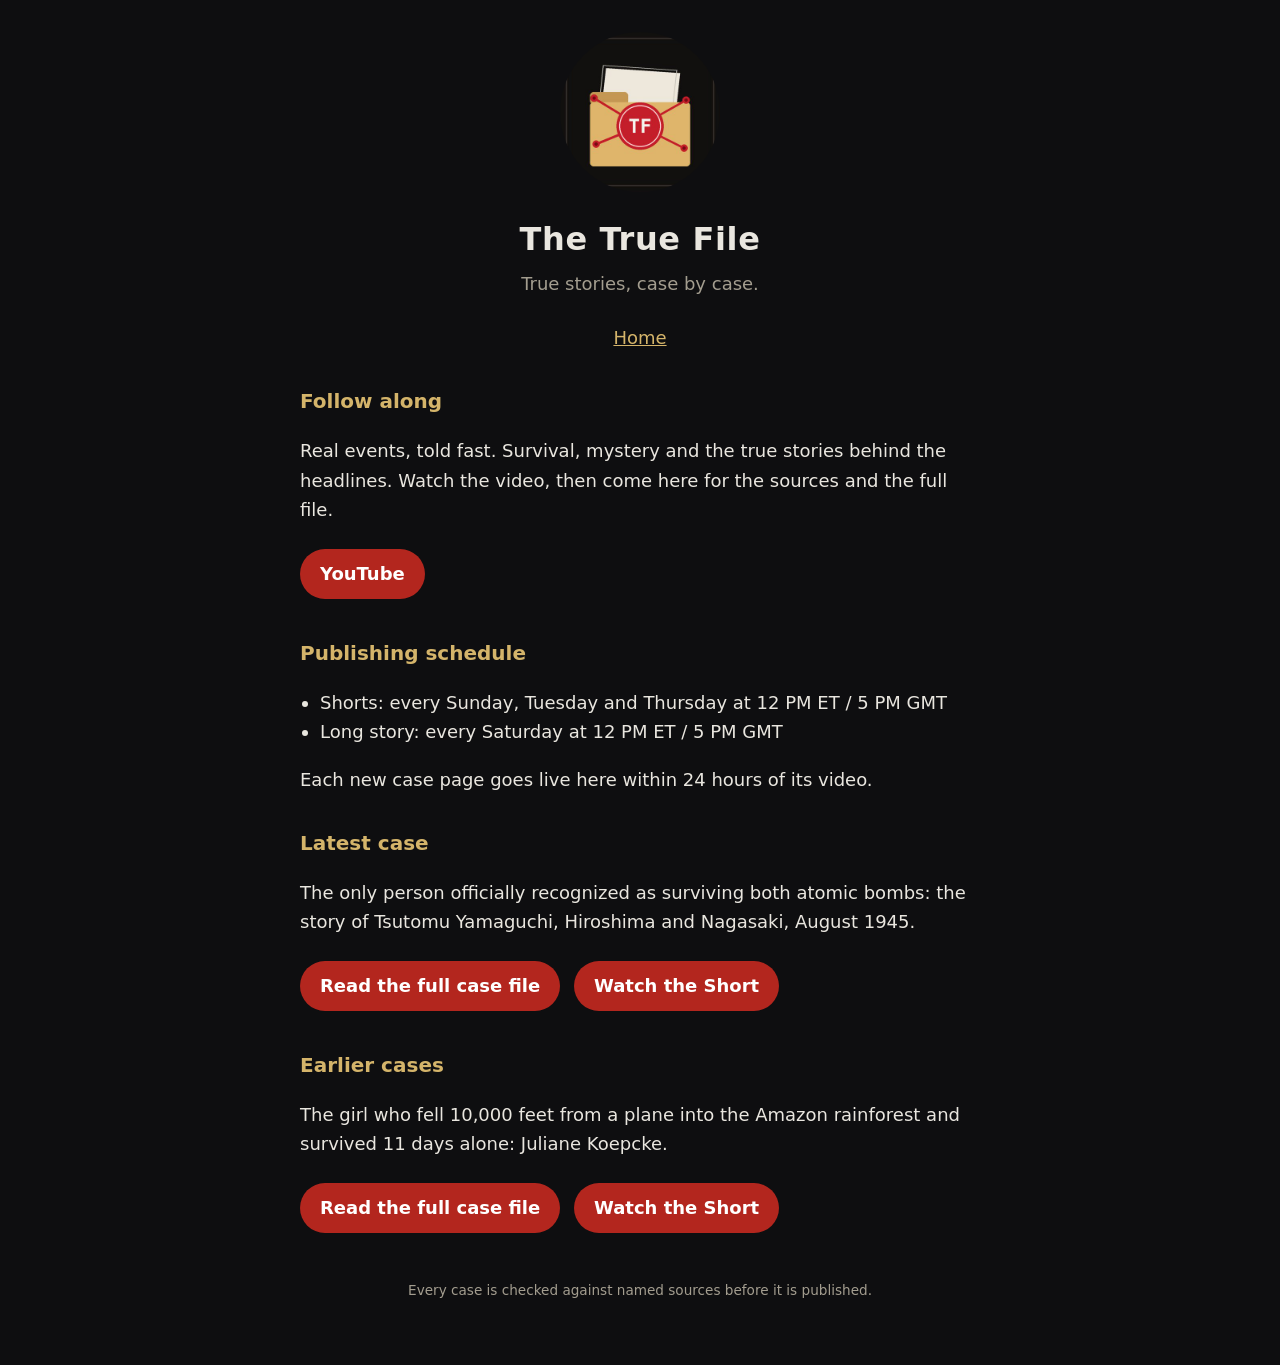
<file: index.html>
<!doctype html><html lang="en"><head><meta charset="utf-8"><meta name="viewport" content="width=device-width,initial-scale=1">
<title>The True File</title><meta name="description" content="True stories, case by case. Survival, mystery and the real events behind the headlines."><meta property="og:title" content="The True File"><meta property="og:description" content="True stories, case by case. Survival, mystery and the real events behind the headlines."><meta property="og:type" content="website">
<link rel="icon" href="[data-uri]"><link rel="stylesheet" href="/style.css"></head><body><main>
<header><a href="/"><img src="[data-uri]" alt="The True File logo"></a><h1>The True File</h1><p class="tag">True stories, case by case.</p></header>
<nav><a href="/">Home</a></nav>
<h2>Follow along</h2><p>Real events, told fast. Survival, mystery and the true stories behind the headlines. Watch the video, then come here for the sources and the full file.</p>
<a class="btn" href="https://www.youtube.com/channel/UCIpUTn82nZtX7VEI_z2rHhQ">YouTube</a>
<h2>Publishing schedule</h2><ul><li>Shorts: every Sunday, Tuesday and Thursday at 12 PM ET / 5 PM GMT</li><li>Long story: every Saturday at 12 PM ET / 5 PM GMT</li></ul><p>Each new case page goes live here within 24 hours of its video.</p>
<h2>Latest case</h2><p>The only person officially recognized as surviving both atomic bombs: the story of Tsutomu Yamaguchi, Hiroshima and Nagasaki, August 1945.</p>
<p><a class="btn" href="/cases/tsutomu-yamaguchi/">Read the full case file</a> <a class="btn" href="https://youtube.com/shorts/gMYkI5qQCiU">Watch the Short</a></p>
<h2>Earlier cases</h2><p>The girl who fell 10,000 feet from a plane into the Amazon rainforest and survived 11 days alone: Juliane Koepcke.</p>
<p><a class="btn" href="/cases/juliane-koepcke/">Read the full case file</a> <a class="btn" href="https://youtube.com/shorts/PYUYJ4nRIQI">Watch the Short</a></p>
<footer>Every case is checked against named sources before it is published.</footer></main><script data-goatcounter="https://thetruefile.goatcounter.com/count" async src="//gc.zgo.at/count.js"></script></body></html>
</file>
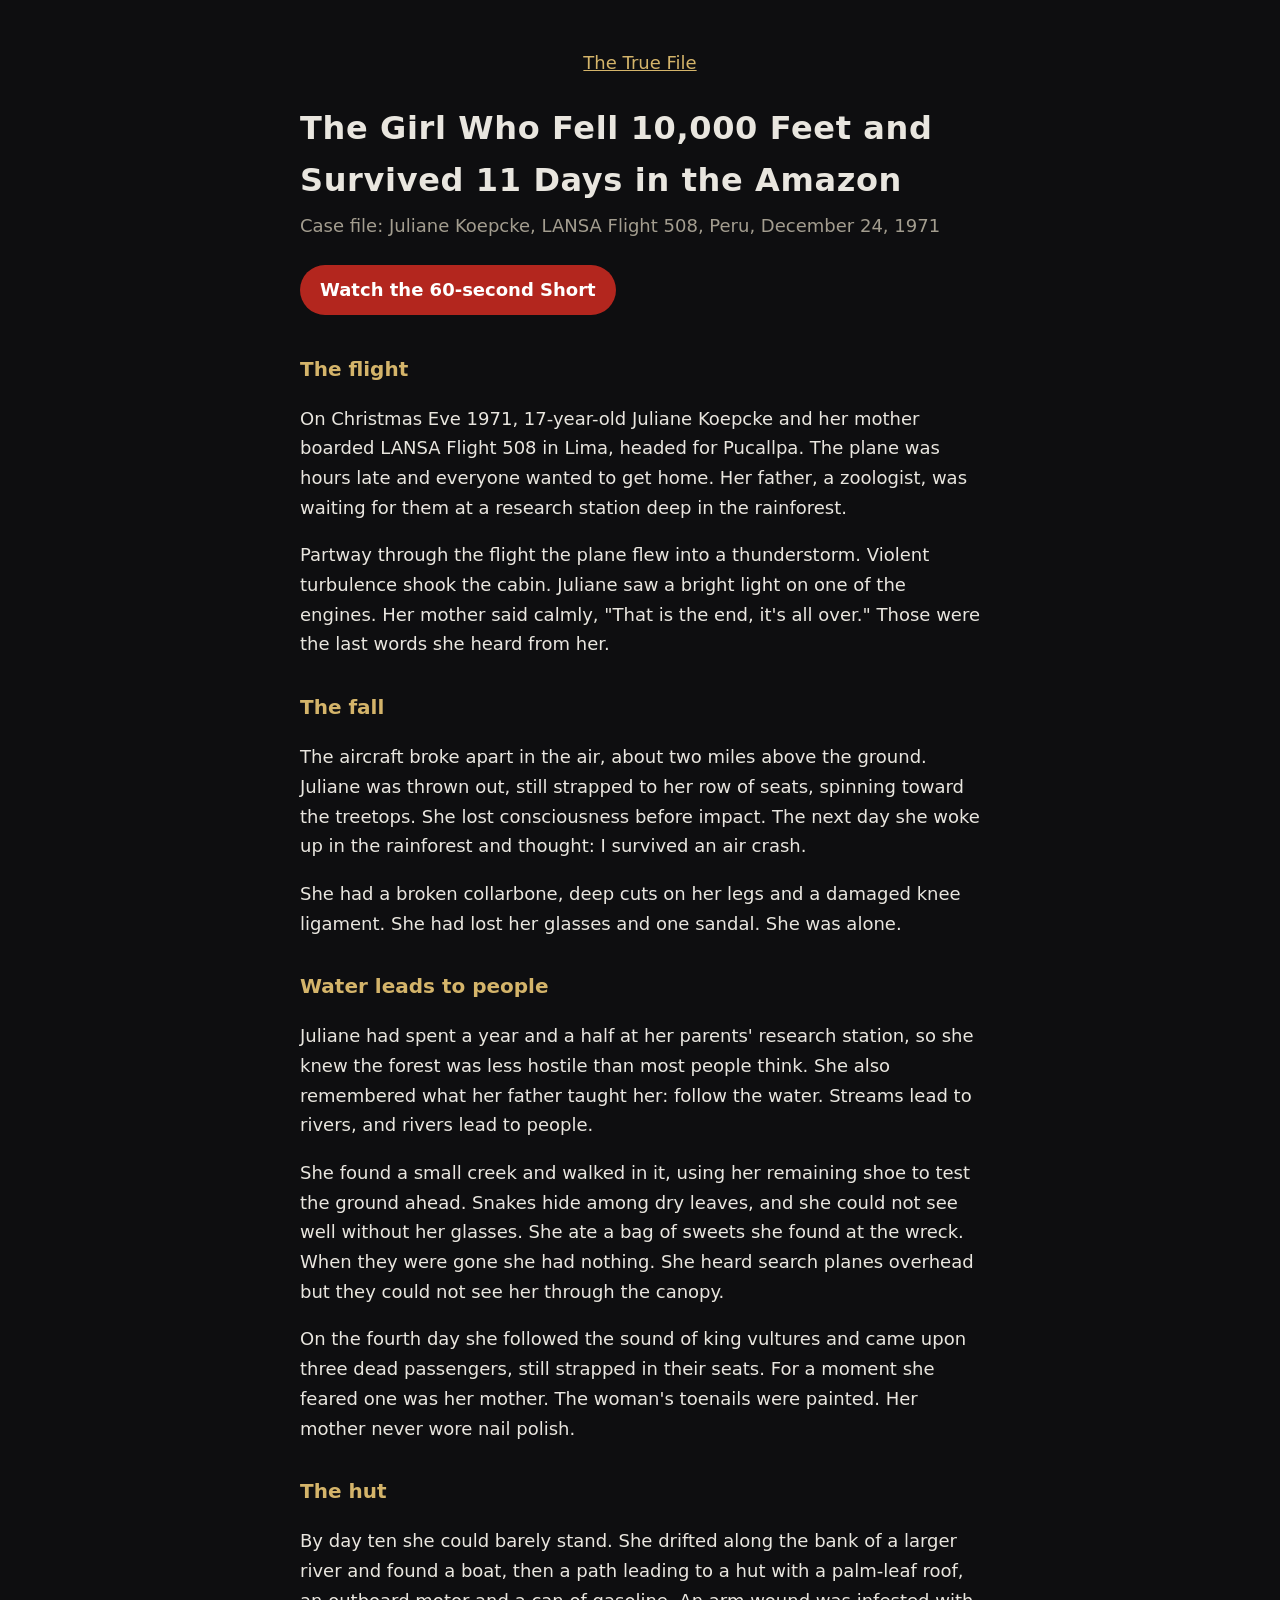
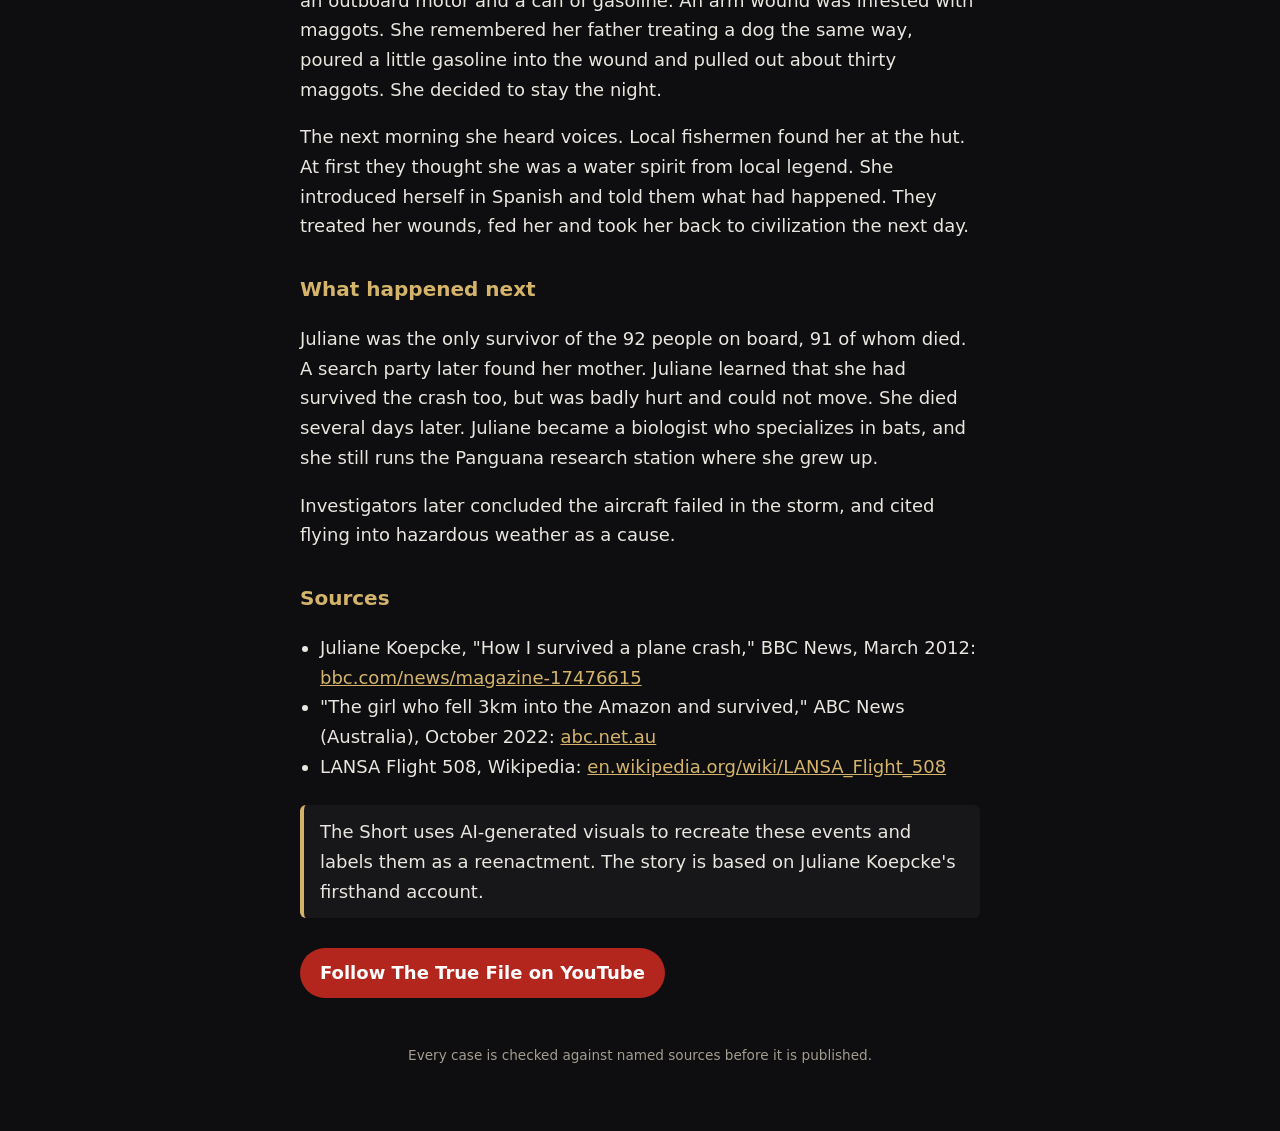
<file: cases/juliane-koepcke/index.html>
<!doctype html><html lang="en"><head><meta charset="utf-8"><meta name="viewport" content="width=device-width,initial-scale=1">
<title>The Girl Who Fell 10,000 Feet and Survived 11 Days in the Amazon | The True File</title>
<meta name="description" content="The true story of Juliane Koepcke, 17, the only survivor of LANSA Flight 508, who fell two miles from a plane over the Peruvian rainforest and walked out alive after 11 days.">
<meta property="og:title" content="The Girl Who Fell 10,000 Feet and Survived 11 Days in the Amazon"><meta property="og:description" content="The true story of Juliane Koepcke and LANSA Flight 508."><meta property="og:type" content="article">
<link rel="stylesheet" href="/style.css"></head><body><main>
<nav><a href="/">The True File</a></nav>
<h1>The Girl Who Fell 10,000 Feet and Survived 11 Days in the Amazon</h1>
<p class="tag">Case file: Juliane Koepcke, LANSA Flight 508, Peru, December 24, 1971</p>
<p><a class="btn" href="https://youtube.com/shorts/PYUYJ4nRIQI">Watch the 60-second Short</a></p>
<h2>The flight</h2>
<p>On Christmas Eve 1971, 17-year-old Juliane Koepcke and her mother boarded LANSA Flight 508 in Lima, headed for Pucallpa. The plane was hours late and everyone wanted to get home. Her father, a zoologist, was waiting for them at a research station deep in the rainforest.</p>
<p>Partway through the flight the plane flew into a thunderstorm. Violent turbulence shook the cabin. Juliane saw a bright light on one of the engines. Her mother said calmly, "That is the end, it's all over." Those were the last words she heard from her.</p>
<h2>The fall</h2>
<p>The aircraft broke apart in the air, about two miles above the ground. Juliane was thrown out, still strapped to her row of seats, spinning toward the treetops. She lost consciousness before impact. The next day she woke up in the rainforest and thought: I survived an air crash.</p>
<p>She had a broken collarbone, deep cuts on her legs and a damaged knee ligament. She had lost her glasses and one sandal. She was alone.</p>
<h2>Water leads to people</h2>
<p>Juliane had spent a year and a half at her parents' research station, so she knew the forest was less hostile than most people think. She also remembered what her father taught her: follow the water. Streams lead to rivers, and rivers lead to people.</p>
<p>She found a small creek and walked in it, using her remaining shoe to test the ground ahead. Snakes hide among dry leaves, and she could not see well without her glasses. She ate a bag of sweets she found at the wreck. When they were gone she had nothing. She heard search planes overhead but they could not see her through the canopy.</p>
<p>On the fourth day she followed the sound of king vultures and came upon three dead passengers, still strapped in their seats. For a moment she feared one was her mother. The woman's toenails were painted. Her mother never wore nail polish.</p>
<h2>The hut</h2>
<p>By day ten she could barely stand. She drifted along the bank of a larger river and found a boat, then a path leading to a hut with a palm-leaf roof, an outboard motor and a can of gasoline. An arm wound was infested with maggots. She remembered her father treating a dog the same way, poured a little gasoline into the wound and pulled out about thirty maggots. She decided to stay the night.</p>
<p>The next morning she heard voices. Local fishermen found her at the hut. At first they thought she was a water spirit from local legend. She introduced herself in Spanish and told them what had happened. They treated her wounds, fed her and took her back to civilization the next day.</p>
<h2>What happened next</h2>
<p>Juliane was the only survivor of the 92 people on board, 91 of whom died. A search party later found her mother. Juliane learned that she had survived the crash too, but was badly hurt and could not move. She died several days later. Juliane became a biologist who specializes in bats, and she still runs the Panguana research station where she grew up.</p>
<p>Investigators later concluded the aircraft failed in the storm, and cited flying into hazardous weather as a cause.</p>
<h2>Sources</h2>
<ul>
<li>Juliane Koepcke, "How I survived a plane crash," BBC News, March 2012: <a href="https://www.bbc.com/news/magazine-17476615">bbc.com/news/magazine-17476615</a></li>
<li>"The girl who fell 3km into the Amazon and survived," ABC News (Australia), October 2022: <a href="https://www.abc.net.au/news/2022-10-02/the-girl-who-fell-3km-into-the-amazon-and-survived/101413154">abc.net.au</a></li>
<li>LANSA Flight 508, Wikipedia: <a href="https://en.wikipedia.org/wiki/LANSA_Flight_508">en.wikipedia.org/wiki/LANSA_Flight_508</a></li>
</ul>
<div class="note">The Short uses AI-generated visuals to recreate these events and labels them as a reenactment. The story is based on Juliane Koepcke's firsthand account.</div>
<p><a class="btn" href="https://www.youtube.com/channel/UCIpUTn82nZtX7VEI_z2rHhQ">Follow The True File on YouTube</a></p>
<footer>Every case is checked against named sources before it is published.</footer></main><script data-goatcounter="https://thetruefile.goatcounter.com/count" async src="//gc.zgo.at/count.js"></script></body></html>
</file>
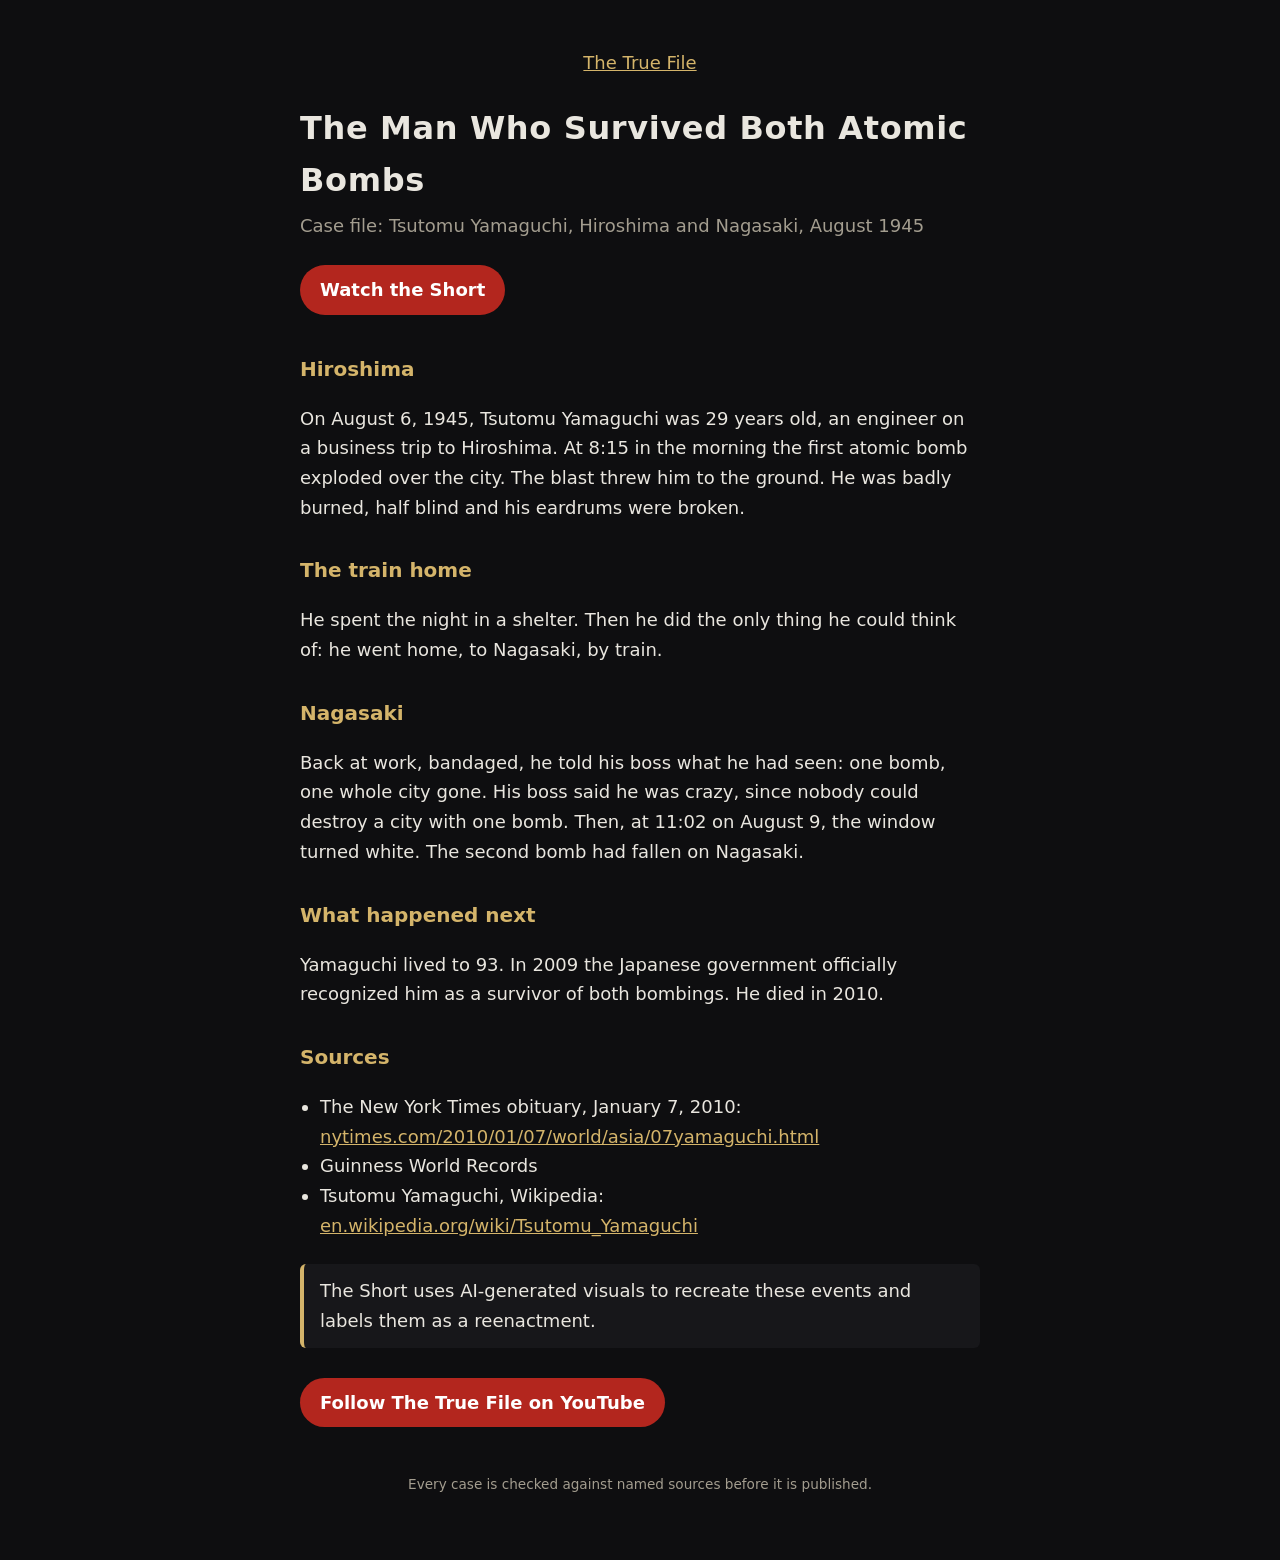
<file: cases/tsutomu-yamaguchi/index.html>
<!doctype html><html lang="en"><head><meta charset="utf-8"><meta name="viewport" content="width=device-width,initial-scale=1">
<title>The Man Who Survived Both Atomic Bombs | The True File</title>
<meta name="description" content="The true story of Tsutomu Yamaguchi, the only person officially recognized as surviving both the Hiroshima and Nagasaki atomic bombings.">
<meta property="og:title" content="The Man Who Survived Both Atomic Bombs"><meta property="og:description" content="The true story of Tsutomu Yamaguchi, Hiroshima and Nagasaki, August 1945."><meta property="og:type" content="article">
<link rel="stylesheet" href="/style.css"></head><body><main>
<nav><a href="/">The True File</a></nav>
<h1>The Man Who Survived Both Atomic Bombs</h1>
<p class="tag">Case file: Tsutomu Yamaguchi, Hiroshima and Nagasaki, August 1945</p>
<p><a class="btn" href="https://youtube.com/shorts/gMYkI5qQCiU">Watch the Short</a></p>
<h2>Hiroshima</h2>
<p>On August 6, 1945, Tsutomu Yamaguchi was 29 years old, an engineer on a business trip to Hiroshima. At 8:15 in the morning the first atomic bomb exploded over the city. The blast threw him to the ground. He was badly burned, half blind and his eardrums were broken.</p>
<h2>The train home</h2>
<p>He spent the night in a shelter. Then he did the only thing he could think of: he went home, to Nagasaki, by train.</p>
<h2>Nagasaki</h2>
<p>Back at work, bandaged, he told his boss what he had seen: one bomb, one whole city gone. His boss said he was crazy, since nobody could destroy a city with one bomb. Then, at 11:02 on August 9, the window turned white. The second bomb had fallen on Nagasaki.</p>
<h2>What happened next</h2>
<p>Yamaguchi lived to 93. In 2009 the Japanese government officially recognized him as a survivor of both bombings. He died in 2010.</p>
<h2>Sources</h2>
<ul>
<li>The New York Times obituary, January 7, 2010: <a href="https://www.nytimes.com/2010/01/07/world/asia/07yamaguchi.html">nytimes.com/2010/01/07/world/asia/07yamaguchi.html</a></li>
<li>Guinness World Records</li>
<li>Tsutomu Yamaguchi, Wikipedia: <a href="https://en.wikipedia.org/wiki/Tsutomu_Yamaguchi">en.wikipedia.org/wiki/Tsutomu_Yamaguchi</a></li>
</ul>
<div class="note">The Short uses AI-generated visuals to recreate these events and labels them as a reenactment.</div>
<p><a class="btn" href="https://www.youtube.com/channel/UCIpUTn82nZtX7VEI_z2rHhQ">Follow The True File on YouTube</a></p>
<footer>Every case is checked against named sources before it is published.</footer></main><script data-goatcounter="https://thetruefile.goatcounter.com/count" async src="//gc.zgo.at/count.js"></script></body></html>
</file>
<file: style.css>
*{box-sizing:border-box}body{margin:0;background:#0e0e10;color:#e9e6df;font:18px/1.65 system-ui,-apple-system,Segoe UI,Roboto,sans-serif}
main{max-width:720px;margin:0 auto;padding:32px 20px 64px}header{text-align:center;margin-bottom:24px}
header img{width:160px;height:160px;border-radius:50%}h1{margin:12px 0 4px;font-size:2rem;letter-spacing:.02em}.tag{color:#a39d8f;margin:0}
h2{margin-top:32px;font-size:1.25rem;color:#d4b46a}a{color:#d4b46a}nav{display:flex;gap:20px;justify-content:center;margin:16px 0 24px}
.btn{display:inline-block;padding:10px 20px;border-radius:999px;background:#b3261e;color:#fff;text-decoration:none;font-weight:600;margin:6px 8px 6px 0}
.note{background:#17171a;border-left:4px solid #d4b46a;padding:12px 16px;border-radius:6px;margin:24px 0}
ul{padding-left:20px}footer{margin-top:40px;color:#a39d8f;font-size:.85rem;text-align:center}
</file>
